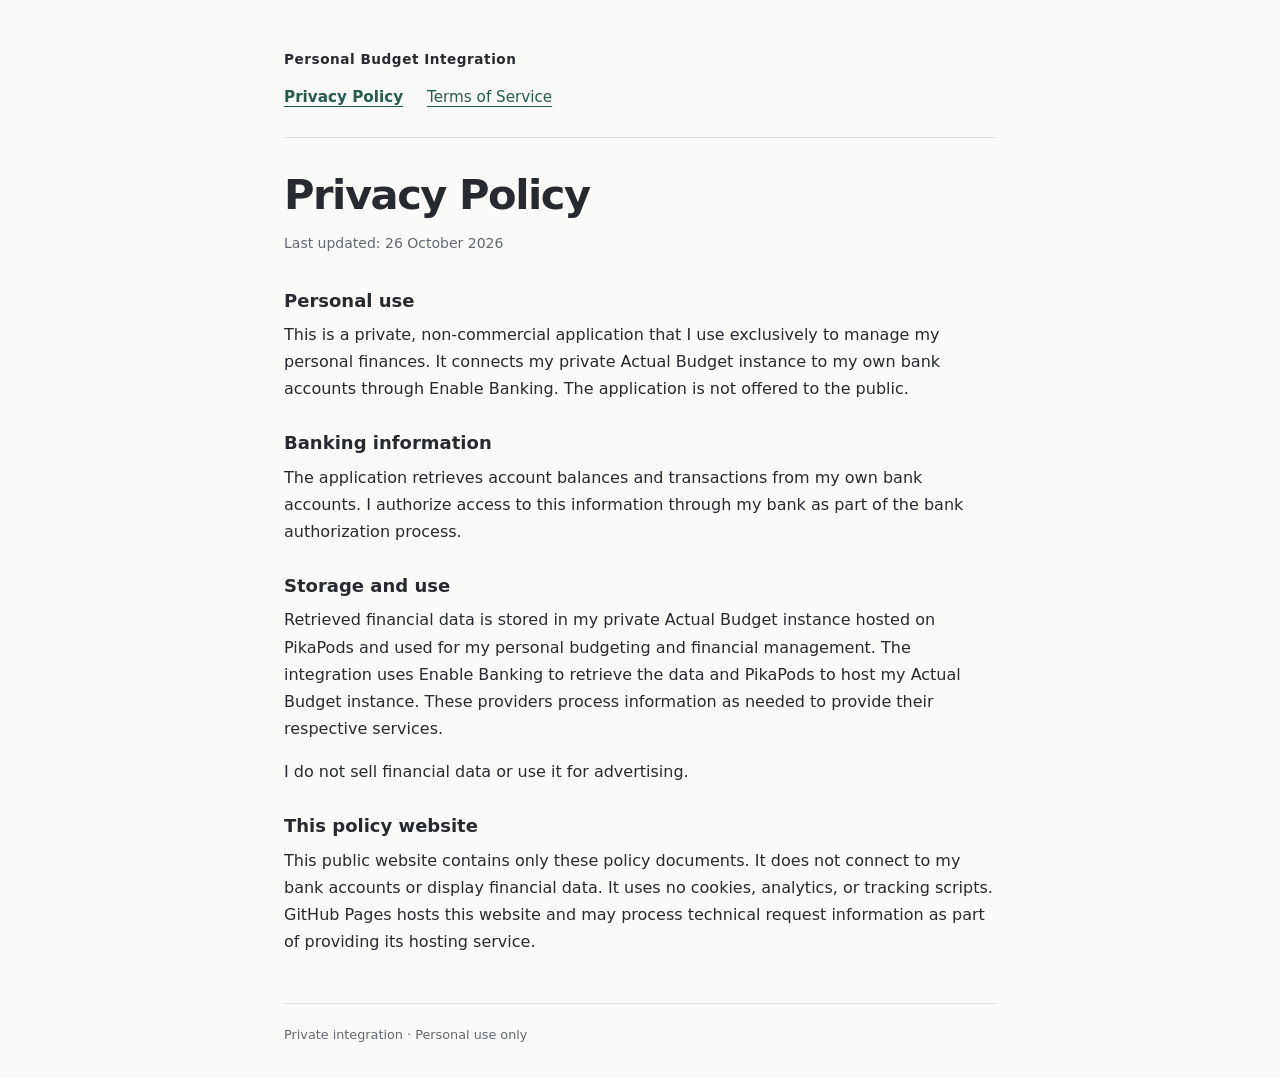
<file: index.html>
<!doctype html>
<html lang="en">
<head>
  <meta charset="utf-8">
  <meta name="viewport" content="width=device-width, initial-scale=1">
  <meta name="description" content="Privacy Policy for a private, personal Enable Banking integration with Actual Budget hosted on PikaPods.">
  <title>Privacy Policy · Personal Budget Integration</title>
  <link rel="stylesheet" href="styles.css">
</head>
<body>
  <header>
    <p class="site-name">Personal Budget Integration</p>
    <nav aria-label="Policy pages">
      <a href="index.html" aria-current="page">Privacy Policy</a>
      <a href="terms.html">Terms of Service</a>
    </nav>
  </header>
  <main>
    <h1>Privacy Policy</h1>
    <p class="updated">Last updated: <time datetime="2026-10-26">26 October 2026</time></p>
    <h2>Personal use</h2>
<p>This is a private, non-commercial application that I use exclusively to manage my personal finances. It connects my private Actual Budget instance to my own bank accounts through Enable Banking. The application is not offered to the public.</p>
<h2>Banking information</h2>
<p>The application retrieves account balances and transactions from my own bank accounts. I authorize access to this information through my bank as part of the bank authorization process.</p>
<h2>Storage and use</h2>
<p>Retrieved financial data is stored in my private Actual Budget instance hosted on PikaPods and used for my personal budgeting and financial management. The integration uses Enable Banking to retrieve the data and PikaPods to host my Actual Budget instance. These providers process information as needed to provide their respective services.</p>
<p>I do not sell financial data or use it for advertising.</p>
<h2>This policy website</h2>
<p>This public website contains only these policy documents. It does not connect to my bank accounts or display financial data. It uses no cookies, analytics, or tracking scripts. GitHub Pages hosts this website and may process technical request information as part of providing its hosting service.</p>
  </main>
  <footer>Private integration · Personal use only</footer>
</body>
</html>
</file>
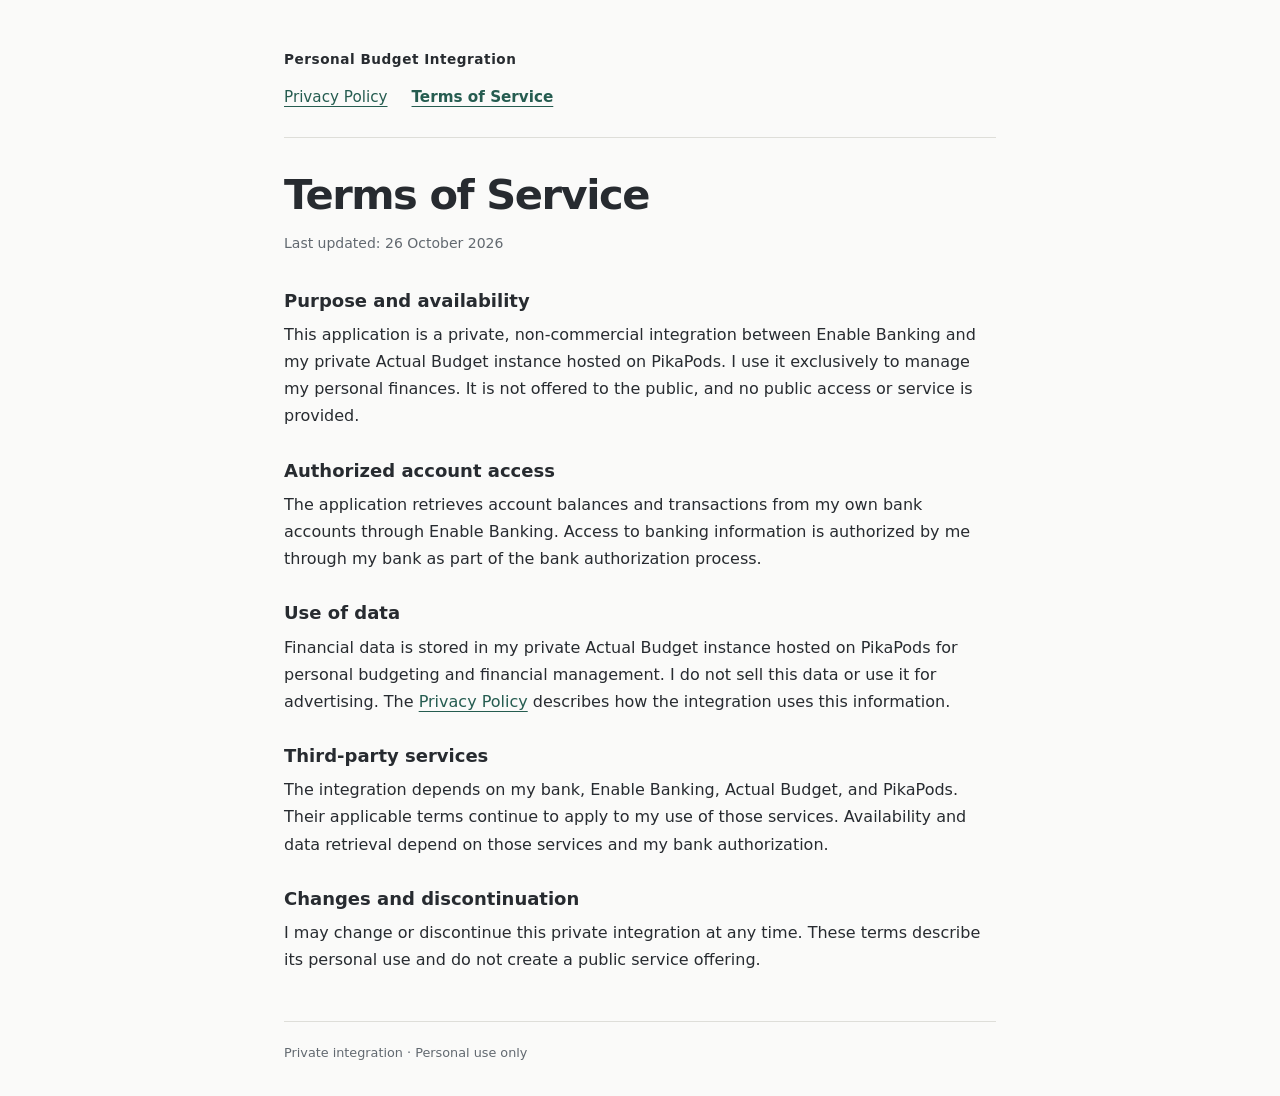
<file: terms.html>
<!doctype html>
<html lang="en">
<head>
  <meta charset="utf-8">
  <meta name="viewport" content="width=device-width, initial-scale=1">
  <meta name="description" content="Terms of Service for a private, personal Enable Banking integration with Actual Budget hosted on PikaPods.">
  <title>Terms of Service · Personal Budget Integration</title>
  <link rel="stylesheet" href="styles.css">
</head>
<body>
  <header>
    <p class="site-name">Personal Budget Integration</p>
    <nav aria-label="Policy pages">
      <a href="index.html">Privacy Policy</a>
      <a href="terms.html" aria-current="page">Terms of Service</a>
    </nav>
  </header>
  <main>
    <h1>Terms of Service</h1>
    <p class="updated">Last updated: <time datetime="2026-10-26">26 October 2026</time></p>
    <h2>Purpose and availability</h2>
<p>This application is a private, non-commercial integration between Enable Banking and my private Actual Budget instance hosted on PikaPods. I use it exclusively to manage my personal finances. It is not offered to the public, and no public access or service is provided.</p>
<h2>Authorized account access</h2>
<p>The application retrieves account balances and transactions from my own bank accounts through Enable Banking. Access to banking information is authorized by me through my bank as part of the bank authorization process.</p>
<h2>Use of data</h2>
<p>Financial data is stored in my private Actual Budget instance hosted on PikaPods for personal budgeting and financial management. I do not sell this data or use it for advertising. The <a href="index.html">Privacy Policy</a> describes how the integration uses this information.</p>
<h2>Third-party services</h2>
<p>The integration depends on my bank, Enable Banking, Actual Budget, and PikaPods. Their applicable terms continue to apply to my use of those services. Availability and data retrieval depend on those services and my bank authorization.</p>
<h2>Changes and discontinuation</h2>
<p>I may change or discontinue this private integration at any time. These terms describe its personal use and do not create a public service offering.</p>
  </main>
  <footer>Private integration · Personal use only</footer>
</body>
</html>
</file>
<file: styles.css>
* { box-sizing: border-box; }
html { color-scheme: light; background: #fafaf9; color: #272b30; font-family: system-ui, -apple-system, BlinkMacSystemFont, "Segoe UI", sans-serif; }
body { max-width: 760px; margin: 0 auto; padding: 48px 24px 32px; line-height: 1.7; }
header { padding-bottom: 26px; border-bottom: 1px solid #deded9; }
.site-name { margin: 0 0 14px; font-size: .85rem; font-weight: 650; letter-spacing: .04em; }
nav { display: flex; flex-wrap: wrap; gap: 12px 24px; }
a { color: #255c50; text-underline-offset: 4px; }
a:hover { color: #153d34; }
a:focus-visible { outline: 2px solid #255c50; outline-offset: 5px; }
nav a { font-size: .95rem; }
nav a[aria-current="page"] { font-weight: 650; }
main { padding: 32px 0; }
h1 { margin: 0 0 6px; font-size: clamp(2rem, 6vw, 2.6rem); letter-spacing: -.035em; line-height: 1.2; }
.updated { color: #626970; font-size: .875rem; margin: 12px 0 32px; }
h2 { margin: 28px 0 8px; font-size: 1.125rem; line-height: 1.4; }
p { margin: 0 0 16px; }
footer { border-top: 1px solid #deded9; padding-top: 20px; color: #626970; font-size: .8rem; }
@media (max-width: 480px) { body { padding: 28px 20px; } }
</file>
